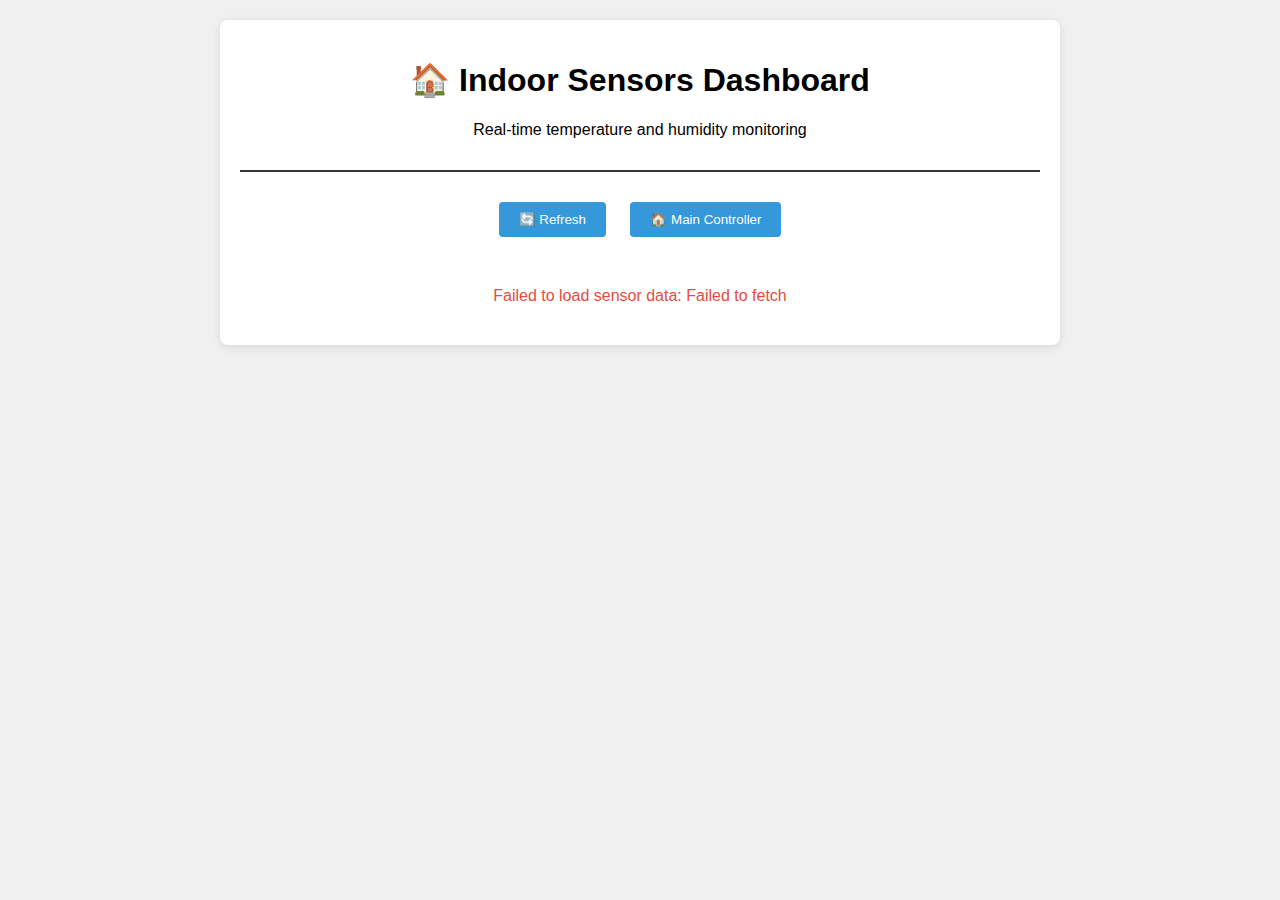
<file: indoor_sensors_dashboard.html>
<!DOCTYPE html>
<html>
<head>
    <title>Indoor Sensors Dashboard</title>
    <meta name="viewport" content="width=device-width, initial-scale=1">
    <style>
        body { 
            font-family: Arial, sans-serif; 
            margin: 20px; 
            background-color: #f0f0f0; 
        }
        .container { 
            max-width: 800px; 
            margin: 0 auto; 
            background: white; 
            padding: 20px; 
            border-radius: 8px; 
            box-shadow: 0 2px 10px rgba(0,0,0,0.1); 
        }
        .header { 
            text-align: center; 
            border-bottom: 2px solid #333; 
            padding-bottom: 15px; 
            margin-bottom: 20px; 
        }
        .stats { 
            display: flex; 
            justify-content: space-around; 
            margin-bottom: 30px; 
            flex-wrap: wrap; 
        }
        .stat-card { 
            background: linear-gradient(135deg, #667eea 0%, #764ba2 100%); 
            color: white; 
            padding: 20px; 
            border-radius: 8px; 
            text-align: center; 
            min-width: 150px; 
            margin: 10px; 
        }
        .stat-number { 
            font-size: 2em; 
            font-weight: bold; 
            margin-bottom: 5px; 
        }
        .stat-label { 
            font-size: 0.9em; 
            opacity: 0.9; 
        }
        .sensor-grid { 
            display: grid; 
            grid-template-columns: repeat(auto-fit, minmax(250px, 1fr)); 
            gap: 20px; 
            margin-bottom: 20px; 
        }
        .sensor-card { 
            border: 1px solid #ddd; 
            border-radius: 8px; 
            padding: 15px; 
            background: linear-gradient(135deg, #f5f7fa 0%, #c3cfe2 100%); 
        }
        .sensor-card.offline { 
            opacity: 0.6; 
            background: linear-gradient(135deg, #ffefef 0%, #ffc3c3 100%); 
        }
        .sensor-name { 
            font-weight: bold; 
            font-size: 1.1em; 
            margin-bottom: 10px; 
            color: #333; 
        }
        .sensor-data { 
            display: flex; 
            justify-content: space-between; 
            margin-bottom: 8px; 
        }
        .sensor-value { 
            font-size: 1.4em; 
            font-weight: bold; 
        }
        .temp { color: #e74c3c; }
        .humidity { color: #3498db; }
        .last-update { 
            font-size: 0.85em; 
            color: #666; 
            margin-top: 10px; 
        }
        .remove-btn { 
            background: #e74c3c; 
            color: white; 
            border: none; 
            padding: 5px 10px; 
            border-radius: 4px; 
            cursor: pointer; 
            float: right; 
            margin-top: -5px; 
        }
        .remove-btn:hover { 
            background: #c0392b; 
        }
        .error { 
            color: #e74c3c; 
            text-align: center; 
            padding: 20px; 
        }
        .refresh-btn { 
            background: #3498db; 
            color: white; 
            border: none; 
            padding: 10px 20px; 
            border-radius: 4px; 
            cursor: pointer; 
            margin: 10px; 
        }
        .refresh-btn:hover { 
            background: #2980b9; 
        }
        .controls { 
            text-align: center; 
            margin-bottom: 20px; 
        }
    </style>
</head>
<body>
    <div class="container">
        <div class="header">
            <h1>🏠 Indoor Sensors Dashboard</h1>
            <p>Real-time temperature and humidity monitoring</p>
        </div>
        
        <div class="controls">
            <button class="refresh-btn" onclick="loadSensorData()">🔄 Refresh</button>
            <button class="refresh-btn" onclick="location.href='/'">🏠 Main Controller</button>
        </div>
        
        <div class="stats" id="stats">
            <!-- Stats will be populated by JavaScript -->
        </div>
        
        <div id="sensor-container">
            <div class="sensor-grid" id="sensor-grid">
                <!-- Sensor cards will be populated by JavaScript -->
            </div>
        </div>
        
        <div id="error-container" class="error" style="display: none;">
            <!-- Error messages will appear here -->
        </div>
    </div>

    <script>
        // Get controller IP from URL or use default
        const controllerIP = window.location.hostname || '192.168.1.100';
        const apiBase = `http://${controllerIP}`;
        
        async function loadSensorData() {
            try {
                const response = await fetch(`${apiBase}/indoor_sensors`);
                
                if (!response.ok) {
                    throw new Error(`HTTP ${response.status}: ${response.statusText}`);
                }
                
                const data = await response.json();
                updateStats(data);
                updateSensorGrid(data.sensors);
                hideError();
                
            } catch (error) {
                console.error('Error loading sensor data:', error);
                showError(`Failed to load sensor data: ${error.message}`);
            }
        }
        
        function updateStats(data) {
            const statsContainer = document.getElementById('stats');
            
            statsContainer.innerHTML = `
                <div class="stat-card">
                    <div class="stat-number">${data.count}</div>
                    <div class="stat-label">Active Sensors</div>
                </div>
                <div class="stat-card">
                    <div class="stat-number">${data.averageTemperature || '--'}</div>
                    <div class="stat-label">Avg Temperature (°F)</div>
                </div>
                <div class="stat-card">
                    <div class="stat-number">${data.averageHumidity || '--'}</div>
                    <div class="stat-label">Avg Humidity (%)</div>
                </div>
            `;
        }
        
        function updateSensorGrid(sensors) {
            const gridContainer = document.getElementById('sensor-grid');
            
            if (!sensors || sensors.length === 0) {
                gridContainer.innerHTML = `
                    <div class="error">
                        <h3>No sensors found</h3>
                        <p>No indoor sensors are currently reporting data.</p>
                        <p>Check your sensor devices and network connectivity.</p>
                    </div>
                `;
                return;
            }
            
            gridContainer.innerHTML = sensors.map(sensor => {
                const isOffline = sensor.secondsSinceUpdate > 300; // 5 minutes
                const lastUpdateText = formatLastUpdate(sensor.secondsSinceUpdate);
                
                return `
                    <div class="sensor-card ${isOffline ? 'offline' : ''}">
                        <button class="remove-btn" onclick="removeSensor('${sensor.sensorId}')" 
                                title="Remove this sensor">×</button>
                        <div class="sensor-name">${sensor.name}</div>
                        <div class="sensor-data">
                            <span>Temperature:</span>
                            <span class="sensor-value temp">${sensor.temperature}°F</span>
                        </div>
                        <div class="sensor-data">
                            <span>Humidity:</span>
                            <span class="sensor-value humidity">${sensor.humidity}%</span>
                        </div>
                        <div class="sensor-data">
                            <span>IP Address:</span>
                            <span>${sensor.ipAddress}</span>
                        </div>
                        <div class="last-update">
                            ${isOffline ? '⚠️ OFFLINE - ' : ''}Last update: ${lastUpdateText}
                        </div>
                    </div>
                `;
            }).join('');
        }
        
        function formatLastUpdate(seconds) {
            if (seconds < 60) {
                return `${seconds} seconds ago`;
            } else if (seconds < 3600) {
                return `${Math.floor(seconds / 60)} minutes ago`;
            } else {
                return `${Math.floor(seconds / 3600)} hours ago`;
            }
        }
        
        async function removeSensor(sensorId) {
            if (!confirm(`Remove sensor ${sensorId}?`)) {
                return;
            }
            
            try {
                const response = await fetch(`${apiBase}/indoor_sensors/${sensorId}`, {
                    method: 'DELETE'
                });
                
                if (response.ok) {
                    alert('Sensor removed successfully');
                    loadSensorData(); // Refresh the display
                } else {
                    const errorText = await response.text();
                    alert(`Failed to remove sensor: ${errorText}`);
                }
            } catch (error) {
                alert(`Error removing sensor: ${error.message}`);
            }
        }
        
        function showError(message) {
            const errorContainer = document.getElementById('error-container');
            errorContainer.textContent = message;
            errorContainer.style.display = 'block';
            document.getElementById('sensor-container').style.display = 'none';
            document.getElementById('stats').style.display = 'none';
        }
        
        function hideError() {
            document.getElementById('error-container').style.display = 'none';
            document.getElementById('sensor-container').style.display = 'block';
            document.getElementById('stats').style.display = 'flex';
        }
        
        // Load data when page loads
        document.addEventListener('DOMContentLoaded', loadSensorData);
        
        // Auto-refresh every 30 seconds
        setInterval(loadSensorData, 30000);
    </script>
</body>
</html>
</file>
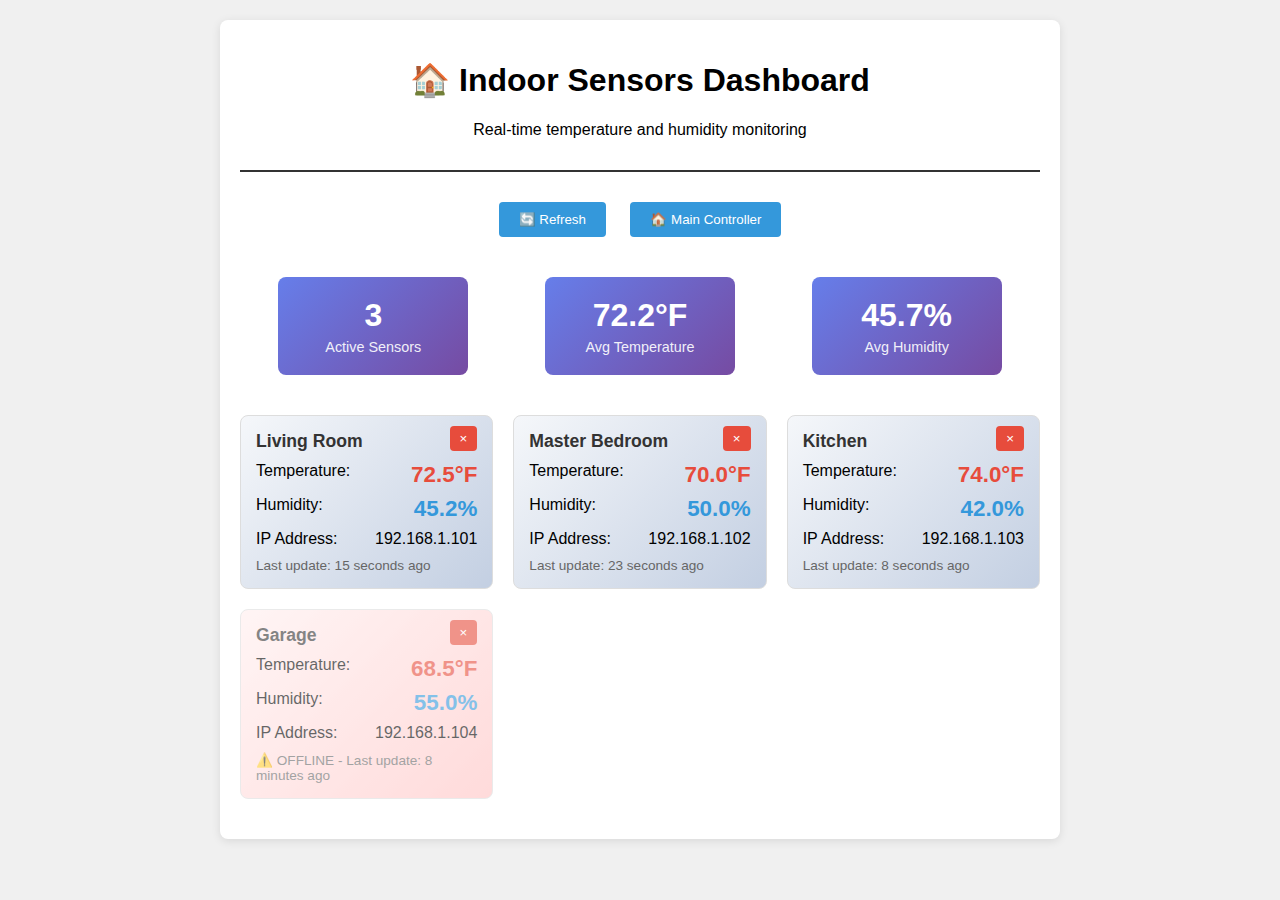
<file: preview_dashboard.html>
<!DOCTYPE html>
<html>
<head>
    <title>Indoor Sensors Dashboard - Preview</title>
    <meta name="viewport" content="width=device-width, initial-scale=1">
    <style>
        body { 
            font-family: Arial, sans-serif; 
            margin: 20px; 
            background-color: #f0f0f0; 
        }
        .container { 
            max-width: 800px; 
            margin: 0 auto; 
            background: white; 
            padding: 20px; 
            border-radius: 8px; 
            box-shadow: 0 2px 10px rgba(0,0,0,0.1); 
        }
        .header { 
            text-align: center; 
            border-bottom: 2px solid #333; 
            padding-bottom: 15px; 
            margin-bottom: 20px; 
        }
        .stats { 
            display: flex; 
            justify-content: space-around; 
            margin-bottom: 30px; 
            flex-wrap: wrap; 
        }
        .stat-card { 
            background: linear-gradient(135deg, #667eea 0%, #764ba2 100%); 
            color: white; 
            padding: 20px; 
            border-radius: 8px; 
            text-align: center; 
            min-width: 150px; 
            margin: 10px; 
        }
        .stat-number { 
            font-size: 2em; 
            font-weight: bold; 
            margin-bottom: 5px; 
        }
        .stat-label { 
            font-size: 0.9em; 
            opacity: 0.9; 
        }
        .sensor-grid { 
            display: grid; 
            grid-template-columns: repeat(auto-fit, minmax(250px, 1fr)); 
            gap: 20px; 
            margin-bottom: 20px; 
        }
        .sensor-card { 
            border: 1px solid #ddd; 
            border-radius: 8px; 
            padding: 15px; 
            background: linear-gradient(135deg, #f5f7fa 0%, #c3cfe2 100%); 
        }
        .sensor-card.offline { 
            opacity: 0.6; 
            background: linear-gradient(135deg, #ffefef 0%, #ffc3c3 100%); 
        }
        .sensor-name { 
            font-weight: bold; 
            font-size: 1.1em; 
            margin-bottom: 10px; 
            color: #333; 
        }
        .sensor-data { 
            display: flex; 
            justify-content: space-between; 
            margin-bottom: 8px; 
        }
        .sensor-value { 
            font-size: 1.4em; 
            font-weight: bold; 
        }
        .temp { color: #e74c3c; }
        .humidity { color: #3498db; }
        .last-update { 
            font-size: 0.85em; 
            color: #666; 
            margin-top: 10px; 
        }
        .remove-btn { 
            background: #e74c3c; 
            color: white; 
            border: none; 
            padding: 5px 10px; 
            border-radius: 4px; 
            cursor: pointer; 
            float: right; 
            margin-top: -5px; 
        }
        .remove-btn:hover { 
            background: #c0392b; 
        }
        .refresh-btn { 
            background: #3498db; 
            color: white; 
            border: none; 
            padding: 10px 20px; 
            border-radius: 4px; 
            cursor: pointer; 
            margin: 10px; 
        }
        .refresh-btn:hover { 
            background: #2980b9; 
        }
        .controls { 
            text-align: center; 
            margin-bottom: 20px; 
        }
    </style>
</head>
<body>
    <div class="container">
        <div class="header">
            <h1>🏠 Indoor Sensors Dashboard</h1>
            <p>Real-time temperature and humidity monitoring</p>
        </div>
        
        <div class="controls">
            <button class="refresh-btn">🔄 Refresh</button>
            <button class="refresh-btn">🏠 Main Controller</button>
        </div>
        
        <div class="stats">
            <div class="stat-card">
                <div class="stat-number">3</div>
                <div class="stat-label">Active Sensors</div>
            </div>
            <div class="stat-card">
                <div class="stat-number">72.2°F</div>
                <div class="stat-label">Avg Temperature</div>
            </div>
            <div class="stat-card">
                <div class="stat-number">45.7%</div>
                <div class="stat-label">Avg Humidity</div>
            </div>
        </div>
        
        <div class="sensor-grid">
            <div class="sensor-card">
                <button class="remove-btn">×</button>
                <div class="sensor-name">Living Room</div>
                <div class="sensor-data">
                    <span>Temperature:</span>
                    <span class="sensor-value temp">72.5°F</span>
                </div>
                <div class="sensor-data">
                    <span>Humidity:</span>
                    <span class="sensor-value humidity">45.2%</span>
                </div>
                <div class="sensor-data">
                    <span>IP Address:</span>
                    <span>192.168.1.101</span>
                </div>
                <div class="last-update">
                    Last update: 15 seconds ago
                </div>
            </div>
            
            <div class="sensor-card">
                <button class="remove-btn">×</button>
                <div class="sensor-name">Master Bedroom</div>
                <div class="sensor-data">
                    <span>Temperature:</span>
                    <span class="sensor-value temp">70.0°F</span>
                </div>
                <div class="sensor-data">
                    <span>Humidity:</span>
                    <span class="sensor-value humidity">50.0%</span>
                </div>
                <div class="sensor-data">
                    <span>IP Address:</span>
                    <span>192.168.1.102</span>
                </div>
                <div class="last-update">
                    Last update: 23 seconds ago
                </div>
            </div>
            
            <div class="sensor-card">
                <button class="remove-btn">×</button>
                <div class="sensor-name">Kitchen</div>
                <div class="sensor-data">
                    <span>Temperature:</span>
                    <span class="sensor-value temp">74.0°F</span>
                </div>
                <div class="sensor-data">
                    <span>Humidity:</span>
                    <span class="sensor-value humidity">42.0%</span>
                </div>
                <div class="sensor-data">
                    <span>IP Address:</span>
                    <span>192.168.1.103</span>
                </div>
                <div class="last-update">
                    Last update: 8 seconds ago
                </div>
            </div>
            
            <div class="sensor-card offline">
                <button class="remove-btn">×</button>
                <div class="sensor-name">Garage</div>
                <div class="sensor-data">
                    <span>Temperature:</span>
                    <span class="sensor-value temp">68.5°F</span>
                </div>
                <div class="sensor-data">
                    <span>Humidity:</span>
                    <span class="sensor-value humidity">55.0%</span>
                </div>
                <div class="sensor-data">
                    <span>IP Address:</span>
                    <span>192.168.1.104</span>
                </div>
                <div class="last-update">
                    ⚠️ OFFLINE - Last update: 8 minutes ago
                </div>
            </div>
        </div>
    </div>
</body>
</html>
</file>
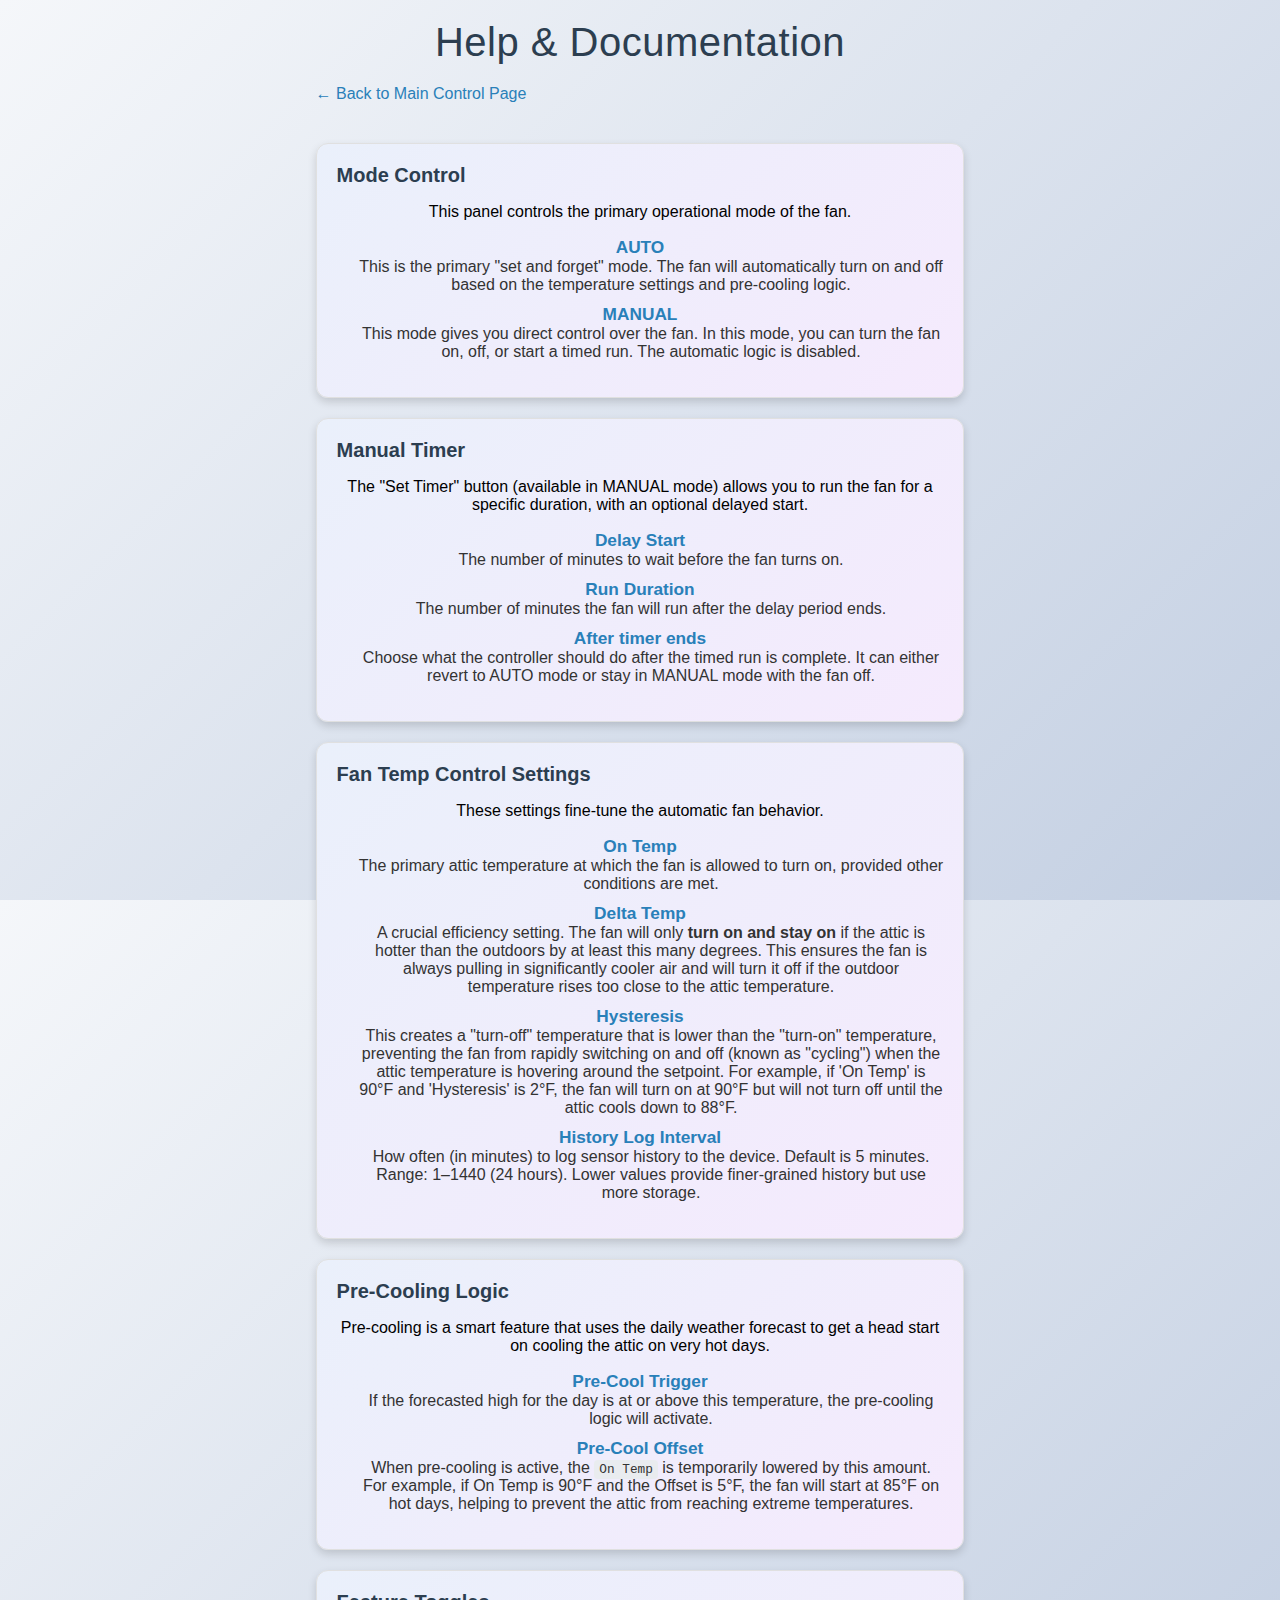
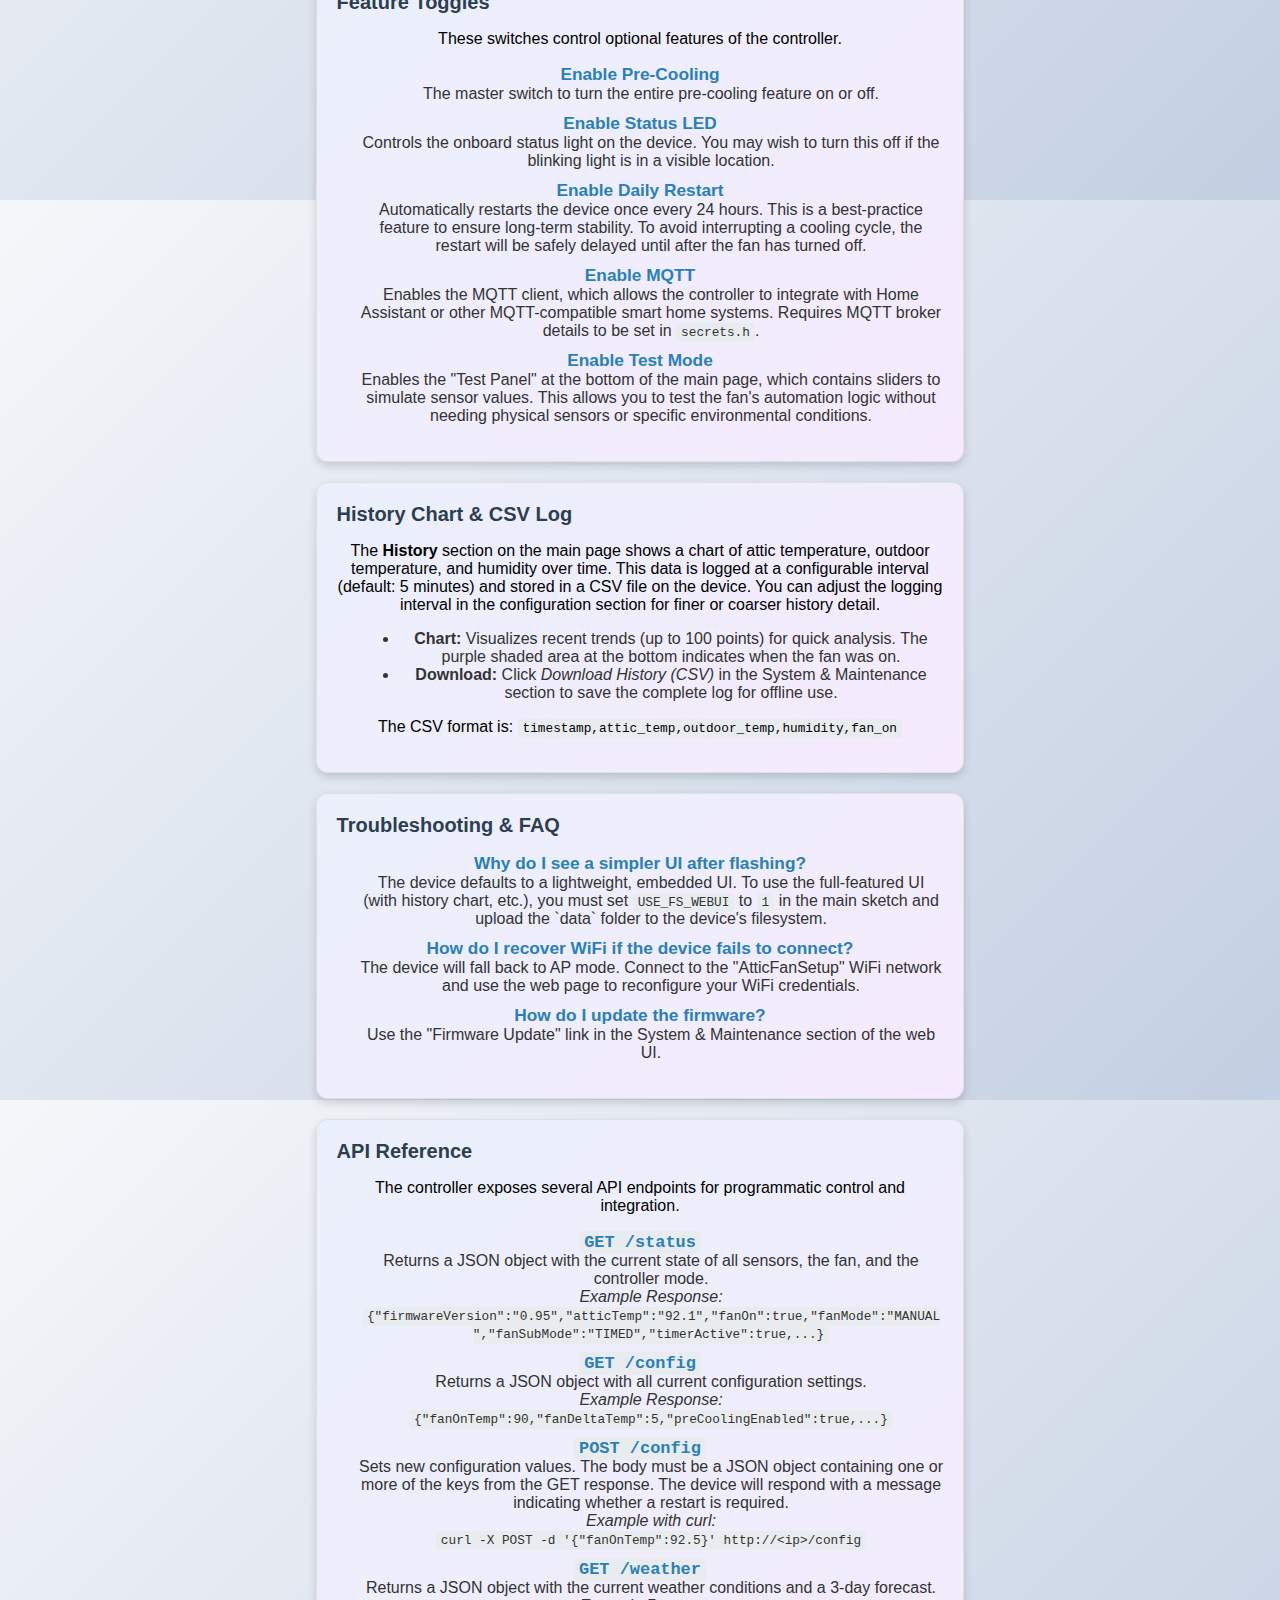
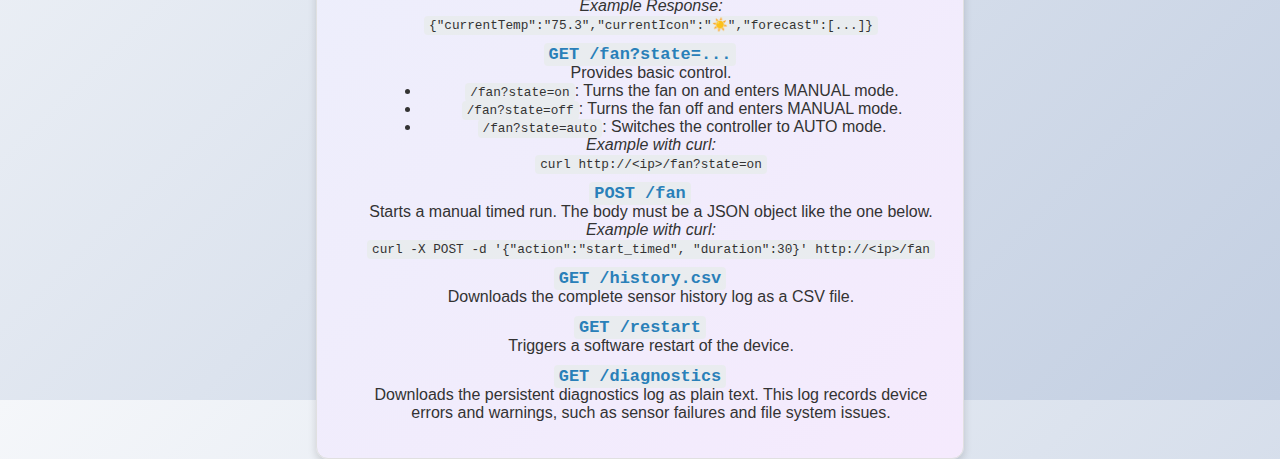
<file: data/help.html>
<!DOCTYPE html>
<html>
<head>
  <title>Attic Fan - Help</title>
  <meta charset="UTF-8">
  <meta name="viewport" content="width=device-width, initial-scale=1">
  <link rel="stylesheet" href="atticfan.css">
  <link rel="icon" type="image/png" href="favicon.png">
  <link rel="icon" href="favicon.ico">
</head>
<body>
  <div class="page-container">
    <h1>Help &amp; Documentation</h1>
    <a href="/" class="back-link">&larr; Back to Main Control Page</a>

    <div class="content-section help-section" id="mode-control">
      <h2>Mode Control</h2>
      <p>This panel controls the primary operational mode of the fan.</p>
      <dl>
        <dt>AUTO</dt>
        <dd>This is the primary "set and forget" mode. The fan will automatically turn on and off based on the temperature settings and pre-cooling logic.</dd>
        <dt>MANUAL</dt>
        <dd>This mode gives you direct control over the fan. In this mode, you can turn the fan on, off, or start a timed run. The automatic logic is disabled.</dd>
      </dl>
    </div>

    <div class="content-section help-section" id="manual-timer">
      <h2>Manual Timer</h2>
      <p>The "Set Timer" button (available in MANUAL mode) allows you to run the fan for a specific duration, with an optional delayed start.</p>
      <dl>
        <dt>Delay Start</dt>
        <dd>The number of minutes to wait before the fan turns on.</dd>
        <dt>Run Duration</dt>
        <dd>The number of minutes the fan will run after the delay period ends.</dd>
        <dt>After timer ends</dt>
        <dd>Choose what the controller should do after the timed run is complete. It can either revert to AUTO mode or stay in MANUAL mode with the fan off.</dd>
      </dl>
    </div>

    <div class="content-section help-section" id="temp-settings">
      <h2>Fan Temp Control Settings</h2>
      <p>These settings fine-tune the automatic fan behavior.</p>
      <dl>
        <dt>On Temp</dt>
        <dd>The primary attic temperature at which the fan is allowed to turn on, provided other conditions are met.</dd>
        <dt>Delta Temp</dt>
        <dd>A crucial efficiency setting. The fan will only <strong>turn on and stay on</strong> if the attic is hotter than the outdoors by at least this many degrees. This ensures the fan is always pulling in significantly cooler air and will turn it off if the outdoor temperature rises too close to the attic temperature.</dd>
        <dt>Hysteresis</dt>
        <dd>This creates a "turn-off" temperature that is lower than the "turn-on" temperature, preventing the fan from rapidly switching on and off (known as "cycling") when the attic temperature is hovering around the setpoint. For example, if 'On Temp' is 90°F and 'Hysteresis' is 2°F, the fan will turn on at 90°F but will not turn off until the attic cools down to 88°F.</dd>
        <dt>History Log Interval</dt>
        <dd>How often (in minutes) to log sensor history to the device. Default is 5 minutes. Range: 1–1440 (24 hours). Lower values provide finer-grained history but use more storage.</dd>
      </dl>
    </div>

    <div class="content-section help-section" id="pre-cooling">
      <h2>Pre-Cooling Logic</h2>
      <p>Pre-cooling is a smart feature that uses the daily weather forecast to get a head start on cooling the attic on very hot days.</p>
      <dl>
        <dt>Pre-Cool Trigger</dt>
        <dd>If the forecasted high for the day is at or above this temperature, the pre-cooling logic will activate.</dd>
        <dt>Pre-Cool Offset</dt>
        <dd>When pre-cooling is active, the <code>On Temp</code> is temporarily lowered by this amount. For example, if On Temp is 90°F and the Offset is 5°F, the fan will start at 85°F on hot days, helping to prevent the attic from reaching extreme temperatures.</dd>
      </dl>
    </div>

    <div class="content-section help-section" id="feature-toggles">
      <h2>Feature Toggles</h2>
      <p>These switches control optional features of the controller.</p>
      <dl>
        <dt>Enable Pre-Cooling</dt>
        <dd>The master switch to turn the entire pre-cooling feature on or off.</dd>
        <dt>Enable Status LED</dt>
        <dd>Controls the onboard status light on the device. You may wish to turn this off if the blinking light is in a visible location.</dd>
        <dt>Enable Daily Restart</dt>
        <dd>Automatically restarts the device once every 24 hours. This is a best-practice feature to ensure long-term stability. To avoid interrupting a cooling cycle, the restart will be safely delayed until after the fan has turned off.</dd>
        <dt>Enable MQTT</dt>
        <dd>Enables the MQTT client, which allows the controller to integrate with Home Assistant or other MQTT-compatible smart home systems. Requires MQTT broker details to be set in <code>secrets.h</code>.</dd>
        <dt>Enable Test Mode</dt>
        <dd>Enables the "Test Panel" at the bottom of the main page, which contains sliders to simulate sensor values. This allows you to test the fan's automation logic without needing physical sensors or specific environmental conditions.</dd>
      </dl>
    </div>

    <div class="content-section help-section" id="history">
      <h2>History Chart &amp; CSV Log</h2>
      <p>The <strong>History</strong> section on the main page shows a chart of attic temperature, outdoor temperature, and humidity over time. This data is logged at a configurable interval (default: 5 minutes) and stored in a CSV file on the device. You can adjust the logging interval in the configuration section for finer or coarser history detail.</p>
      <ul>
        <li><strong>Chart:</strong> Visualizes recent trends (up to 100 points) for quick analysis. The purple shaded area at the bottom indicates when the fan was on.</li>
        <li><strong>Download:</strong> Click <em>Download History (CSV)</em> in the System &amp; Maintenance section to save the complete log for offline use.</li>
      </ul>
      <p>The CSV format is: <code>timestamp,attic_temp,outdoor_temp,humidity,fan_on</code></p>
    </div>

    <div class="content-section help-section" id="troubleshooting">
      <h2>Troubleshooting &amp; FAQ</h2>
      <dl>
        <dt>Why do I see a simpler UI after flashing?</dt>
        <dd>The device defaults to a lightweight, embedded UI. To use the full-featured UI (with history chart, etc.), you must set <code>USE_FS_WEBUI</code> to <code>1</code> in the main sketch and upload the `data` folder to the device's filesystem.</dd>
        <dt>How do I recover WiFi if the device fails to connect?</dt>
        <dd>The device will fall back to AP mode. Connect to the "AtticFanSetup" WiFi network and use the web page to reconfigure your WiFi credentials.</dd>
        <dt>How do I update the firmware?</dt>
        <dd>Use the "Firmware Update" link in the System &amp; Maintenance section of the web UI.</dd>
      </dl>
    </div>

    <div class="content-section help-section" id="api-reference">
      <h2>API Reference</h2>
      <p>The controller exposes several API endpoints for programmatic control and integration.</p>
      <dl>
        <dt><code>GET /status</code></dt>
        <dd>Returns a JSON object with the current state of all sensors, the fan, and the controller mode. <br><i>Example Response:</i><br><code>{"firmwareVersion":"0.95","atticTemp":"92.1","fanOn":true,"fanMode":"MANUAL","fanSubMode":"TIMED","timerActive":true,...}</code></dd>

        <dt><code>GET /config</code></dt>
        <dd>Returns a JSON object with all current configuration settings.<br><i>Example Response:</i><br><code>{"fanOnTemp":90,"fanDeltaTemp":5,"preCoolingEnabled":true,...}</code></dd>

        <dt><code>POST /config</code></dt>
        <dd>Sets new configuration values. The body must be a JSON object containing one or more of the keys from the GET response. The device will respond with a message indicating whether a restart is required.<br><i>Example with curl:</i><br><code>curl -X POST -d '{"fanOnTemp":92.5}' http://&lt;ip&gt;/config</code></dd>

        <dt><code>GET /weather</code></dt>
        <dd>Returns a JSON object with the current weather conditions and a 3-day forecast.<br><i>Example Response:</i><br><code>{"currentTemp":"75.3","currentIcon":"☀️","forecast":[...]}</code></dd>

        <dt><code>GET /fan?state=...</code></dt>
        <dd>Provides basic control.
          <ul>
            <li><code>/fan?state=on</code>: Turns the fan on and enters MANUAL mode.</li>
            <li><code>/fan?state=off</code>: Turns the fan off and enters MANUAL mode.</li>
            <li><code>/fan?state=auto</code>: Switches the controller to AUTO mode.</li>
          </ul>
          <i>Example with curl:</i><br><code>curl http://&lt;ip&gt;/fan?state=on</code>
        </dd>

        <dt><code>POST /fan</code></dt>
        <dd>Starts a manual timed run. The body must be a JSON object like the one below.<br><i>Example with curl:</i><br><code>curl -X POST -d '{"action":"start_timed", "duration":30}' http://&lt;ip&gt;/fan</code></dd>
        <dt><code>GET /history.csv</code></dt>
        <dd>Downloads the complete sensor history log as a CSV file.</dd>
        <dt><code>GET /restart</code></dt>
        <dd>Triggers a software restart of the device.</dd>
        <dt><code>GET /diagnostics</code></dt>
        <dd>Downloads the persistent diagnostics log as plain text. This log records device errors and warnings, such as sensor failures and file system issues.</dd>
      </dl>
    </div>
  </div>
</body>
</html>
</file>
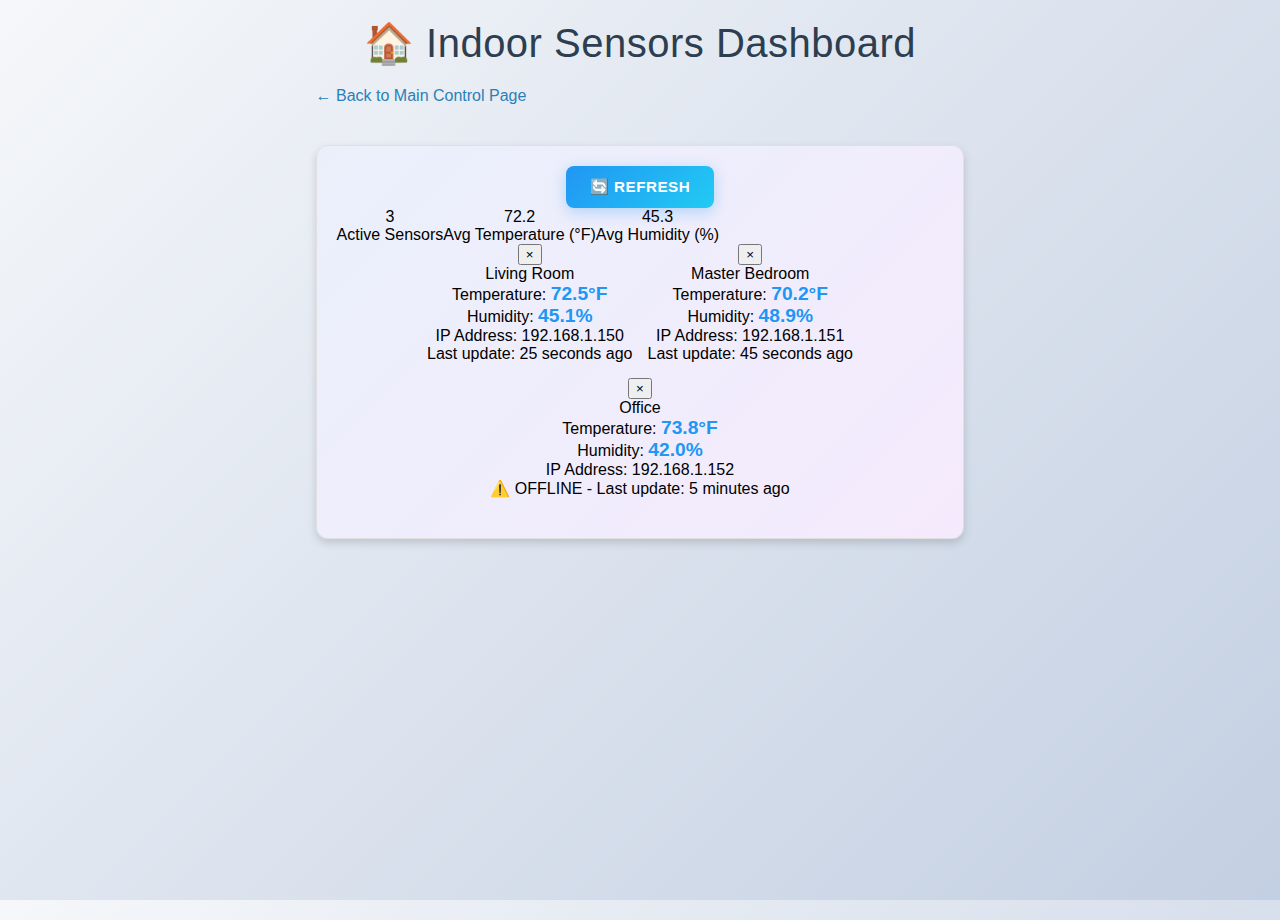
<file: data/indoor_sensors_dashboard.html>
<!DOCTYPE html>
<html>
<head>
    <title>Indoor Sensors Dashboard</title>
    <meta charset="UTF-8">
    <meta name="viewport" content="width=device-width, initial-scale=1">
    <link rel="stylesheet" href="atticfan.css">
    <link rel="icon" type="image/png" href="favicon.png">
    <link rel="icon" href="favicon.ico">
</head>
<body>
    <div class="page-container">
        <h1>🏠 Indoor Sensors Dashboard</h1>
        <a href="/" class="back-link">&larr; Back to Main Control Page</a>
        <section class="content-section">
            <div class="dashboard-controls">
                <button class="section-save-btn" onclick="loadSensorData()">🔄 Refresh</button>
            </div>
            
            <div class="stats" id="stats">
                <!-- Stats will be populated by JavaScript -->
            </div>
            
            <div id="sensor-container">
                <div class="sensor-grid" id="sensor-grid">
                    <!-- Sensor cards will be populated by JavaScript -->
                </div>
            </div>
        </section>
        
        <div id="error-container" class="error-message" style="display: none;">
            <!-- Error messages will appear here -->
        </div>
    </div>
    <script>
        // Get controller IP from URL or use default
        const controllerIP = window.location.hostname || '192.168.1.100';
        const apiBase = `http://${controllerIP}`;
        
        // --- Mock data for local development ---
        const MOCK_SENSORS = {
            "sensors": [
                { "sensorId": "living_room_01", "name": "Living Room", "temperature": "72.5", "humidity": "45.1", "ipAddress": "192.168.1.150", "secondsSinceUpdate": 25 },
                { "sensorId": "bedroom_01", "name": "Master Bedroom", "temperature": "70.2", "humidity": "48.9", "ipAddress": "192.168.1.151", "secondsSinceUpdate": 45 },
                { "sensorId": "office_01", "name": "Office", "temperature": "73.8", "humidity": "42.0", "ipAddress": "192.168.1.152", "secondsSinceUpdate": 310 }
            ],
            "count": 3,
            "averageTemperature": "72.2",
            "averageHumidity": "45.3"
        };

        // Check if we are running locally (e.g., from file:// or localhost)
        const isLocal = !window.location.hostname || window.location.hostname === 'localhost' || window.location.hostname === '127.0.0.1';

        if (isLocal) {
            console.log("Running in local mode, using mock data.");
        }
        // ------------------------------------

        async function loadSensorData() {
            if (isLocal) {
                // Simulate a small delay to mimic a network request for a realistic test
                setTimeout(() => {
                    console.log("Using mock data to render page.");
                    updateStats(MOCK_SENSORS);
                    updateSensorGrid(MOCK_SENSORS.sensors);
                    hideError();
                }, 200);
                return; // Stop here for local mode
            }

            try {
                const response = await fetch(`${apiBase}/indoor_sensors`);
                
                if (!response.ok) {
                    throw new Error(`HTTP ${response.status}: ${response.statusText}`);
                }
                
                const data = await response.json();
                updateStats(data);
                updateSensorGrid(data.sensors);
                hideError();
                
            } catch (error) {
                console.error('Error loading sensor data:', error);
                showError(`Failed to load sensor data: ${error.message}`);
            }
        }
        
        function updateStats(data) {
            const statsContainer = document.getElementById('stats');
            
            statsContainer.innerHTML = `
                <div class="stat-card">
                    <div class="stat-number">${data.count}</div>
                    <div class="stat-label">Active Sensors</div>
                </div>
                <div class="stat-card">
                    <div class="stat-number">${data.averageTemperature || '--'}</div>
                    <div class="stat-label">Avg Temperature (°F)</div>
                </div>
                <div class="stat-card">
                    <div class="stat-number">${data.averageHumidity || '--'}</div>
                    <div class="stat-label">Avg Humidity (%)</div>
                </div>
            `;
        }
        
        function updateSensorGrid(sensors) {
            const gridContainer = document.getElementById('sensor-grid');
            
            if (!sensors || sensors.length === 0) {
                gridContainer.innerHTML = `
                    <div class="error-message">
                        <h3>No sensors found</h3>
                        <p>No indoor sensors are currently reporting data.</p>
                        <p>Check your sensor devices and network connectivity.</p>
                    </div>
                `;
                return;
            }
            
            gridContainer.innerHTML = sensors.map(sensor => {
                const isOffline = sensor.secondsSinceUpdate > 300; // 5 minutes
                const lastUpdateText = formatLastUpdate(sensor.secondsSinceUpdate);
                
                return `
                    <div class="sensor-card ${isOffline ? 'offline' : ''}">
                        <button class="remove-btn" onclick="removeSensor('${sensor.sensorId}')" 
                                title="Remove this sensor">&times;</button>
                        <div class="sensor-name">${sensor.name}</div>
                        <div class="sensor-data">
                            <span>Temperature:</span>
                            <span class="sensor-value temp">${sensor.temperature}&deg;F</span>
                        </div>
                        <div class="sensor-data">
                            <span>Humidity:</span>
                            <span class="sensor-value humidity">${sensor.humidity}%</span>
                        </div>
                        <div class="sensor-data">
                            <span>IP Address:</span>
                            <span>${sensor.ipAddress}</span>
                        </div>
                        <div class="last-update">
                            ${isOffline ? '⚠️ OFFLINE - ' : ''}Last update: ${lastUpdateText}
                        </div>
                    </div>
                `;
            }).join('');
        }
        
        function formatLastUpdate(seconds) {
            if (seconds < 60) {
                return `${seconds} seconds ago`;
            } else if (seconds < 3600) {
                return `${Math.floor(seconds / 60)} minutes ago`;
            } else {
                return `${Math.floor(seconds / 3600)} hours ago`;
            }
        }
        
        async function removeSensor(sensorId) {
            if (!confirm(`Remove sensor ${sensorId}?`)) {
                return;
            }
            
            if (isLocal) {
                alert(`(Mock Mode) Sensor "${sensorId}" would be removed.`);
                // For a better local test, remove the sensor from the mock data and re-render
                MOCK_SENSORS.sensors = MOCK_SENSORS.sensors.filter(s => s.sensorId !== sensorId);
                MOCK_SENSORS.count = MOCK_SENSORS.sensors.length;
                // Recalculate averages or just clear them for simplicity in mock mode
                MOCK_SENSORS.averageTemperature = null;
                MOCK_SENSORS.averageHumidity = null;
                loadSensorData();
                return;
            }
            
            try {
                const response = await fetch(`${apiBase}/indoor_sensors/${sensorId}`, {
                    method: 'DELETE'
                });
                
                if (response.ok) {
                    alert('Sensor removed successfully');
                    loadSensorData(); // Refresh the display
                } else {
                    const errorText = await response.text();
                    alert(`Failed to remove sensor: ${errorText}`);
                }
            } catch (error) {
                alert(`Error removing sensor: ${error.message}`);
            }
        }
        
        function showError(message) {
            const errorContainer = document.getElementById('error-container');
            errorContainer.textContent = message;
            errorContainer.style.display = 'block';
            document.getElementById('sensor-container').style.display = 'none';
            document.getElementById('stats').style.display = 'none';
        }
        
        function hideError() {
            document.getElementById('error-container').style.display = 'none';
            document.getElementById('sensor-container').style.display = 'block';
            document.getElementById('stats').style.display = 'flex';
        }
        
        // Load data when page loads
        document.addEventListener('DOMContentLoaded', loadSensorData);
        
        // Auto-refresh every 30 seconds
        setInterval(loadSensorData, 30000);
    </script>
</body>
</html>
</file>
<file: data/atticfan.css>
/* Add vertical spacing between ON/OFF and SET TIMER buttons in Mode Control */
#mode-control-box > div:last-child button + button + button {
  margin-top: 0.75rem;
}
/* Danger row for System & Maintenance section */
.danger-row {
  display: flex;
  flex-direction: row;
  gap: 1rem;
  margin-top: 1rem;
  margin-bottom: 0.5rem;
  justify-content: center;
}
.danger-row .btn-danger {
  min-width: 160px;
}
/* Style for help-link (the (?), shown as superscript) */
.help-link {
  font-size: 0.7em;
  vertical-align: super;
  text-decoration: none;
  margin-left: 2px;
  color: #2980b9;
  cursor: pointer;
  transition: color 0.2s;
}
.help-link:hover, .help-link:focus {
  color: #e67e22;
  text-decoration: underline;
}
:root{
  --primary-blue:#2196F3;--primary-blue-dark:#1976D2;--primary-teal:#21CBF3;
  --danger-red:#dc3545;--success-green:#28a745;--warning-orange:#fd7e14;
  --text-muted:#6c757d;--border-light:#e0e0e0;--bg-card:#fff;
  --shadow-sm:0 2px 4px rgba(0,0,0,.1);--shadow-md:0 4px 8px rgba(0,0,0,.15)
}
*{box-sizing:border-box}
html,body{height:100%}
body {
  font-family: -apple-system, BlinkMacSystemFont, 'Segoe UI', Roboto, sans-serif;
  margin: 0 auto;
  background: linear-gradient(135deg, #f5f7fa 0%, #c3cfe2 100%);
  max-width: 900px;
  padding: 0 16px;
  min-height: 100vh;
}

/* ---------- Headings ---------- */
h1{margin:20px 0;color:#2c3e50;font-weight:300;font-size:clamp(1.5rem,4vw,2.5rem);text-align:center}
h2 {
  margin: 18px 0 12px;
  color: #2c3e50;
  font-weight: 600;
  font-size: 1.3rem;
  text-align: center;
}

/* ---------- Layout ---------- */
.page-container{
  max-width: 700px;
  margin: 0 auto;
  padding: 0 2vw;
  width: 100%;
}

/* Optional utility container for future use */
.container {
  max-width: 700px;
  margin: 0 auto;
  padding: 0 2vw;
  width: 100%;
}
.top-layout-grid{display:grid;grid-template-columns:250px minmax(0, 1fr);gap:20px;margin-bottom:20px;align-items:stretch}
.sensor-column{display:flex;flex-direction:column;gap:20px;justify-content:space-between}
.control-column{display:flex}

/* fill the right column card */
#mode-control-box{background:linear-gradient(135deg,#667eea 0%,#764ba2 100%);color:#fff;border-radius:16px;padding:24px 28px;margin:0;width:100%;display:flex;flex-direction:column;justify-content:center;box-shadow:0 8px 25px rgba(102,126,234,.3);border:1px solid rgba(255,255,255,.25);text-align:center}
#mode-control-box h3{color:#fff;margin:0 0 20px}

/* ---------- Cards & Sections ---------- */
.content-section{
  margin: 20px auto;
  padding: 20px;
  background: linear-gradient(135deg, #eaf0fb 0%, #f5eafd 100%);
  border-radius: 12px;
  box-shadow: var(--shadow-md);
  border: 1px solid var(--border-light);
  text-align: center;
}

/* Help page specific tweaks */
.help-section h2 {
  /* Help page sections remain left-aligned */
  text-align: left;
  font-size: 1.25rem;
  font-weight: 600;
  margin-top: 0;
  margin-bottom: 10px;
  color: #2c3e50;
}
.help-section dl dt {
  font-weight: 600;
  font-size: 1.08rem;
  margin-top: 10px;
  color: #2980b9;
}
.help-section dl dd {
/* Restore left alignment for help-section content only */
  margin-left: 22px;
  margin-bottom: 10px;
  color: #333;
}
.help-section ul {
  margin-left: 22px;
  color: #333;
}
.help-section code {
  background-color: #e9ecef;
  padding: 2px 5px;
  border-radius: 4px;
  word-wrap: break-word;
  font-size: 0.98em;
}
.back-link {
  display: inline-block;
  margin-bottom: 20px;
  color: #2980b9;
  text-decoration: none;
  font-size: 1em;
}
.back-link:hover {
  text-decoration: underline;
}
}
.settings-container{display:grid;grid-template-columns:repeat(auto-fit,minmax(300px,1fr));gap:20px;margin-bottom:20px}
.settings-group{
  background: linear-gradient(135deg, #f3f7fd 0%, #f8f6fb 100%);
  border:1px solid var(--border-light);
  border-radius:12px;
  padding:20px;
  box-shadow:var(--shadow-sm);
}
.config-subheading{margin:0 0 15px;text-align:center;color:#2c3e50;font-weight:500;font-size:1.1rem}
.unit-note{font-size:.9rem;color:var(--text-muted);margin:-5px 0 15px;font-style:italic;text-align:center;display:block}

/* ---------- Sensors ---------- */
.sensor-grid{display:flex;justify-content:center;gap:15px;margin-bottom:20px;flex-wrap:wrap}
.sensor-item{
  padding:15px;
  border:2px solid var(--border-light);
  border-radius:var(--radius-md);
  min-width:120px;
  background: linear-gradient(135deg, #f4f7fb 0%, #f7f4fb 100%);
  box-shadow:var(--shadow-sm);
  transition:transform .2s ease, box-shadow .2s ease;
  text-align:center;
}
.sensor-item:hover{transform:translateY(-2px);box-shadow:0 4px 12px rgba(0,0,0,.1)}
.sensor-item strong{color:#2c3e50;display:block;margin-bottom:8px;font-size:.9rem;text-transform:uppercase;letter-spacing:.5px}
.sensor-value{font-size:1.2rem;font-weight:600;color:var(--primary-blue)}

/* ---------- Switch ---------- */
.switch{position:relative;display:inline-block;width:60px;height:34px}
.switch input{opacity:0;width:0;height:0}
.slider{position:absolute;cursor:pointer;inset:0;background:linear-gradient(45deg,#bdc3c7,#95a5a6);transition:.3s;border-radius:34px;box-shadow:inset 0 2px 4px rgba(0,0,0,.1)}
.slider:before{content:"";position:absolute;height:26px;width:26px;left:4px;bottom:4px;background:linear-gradient(45deg,#fff,#f8f9fa);transition:.3s;border-radius:50%;box-shadow:0 2px 4px rgba(0,0,0,.2)}
input:checked+.slider{background:linear-gradient(45deg,var(--primary-blue),var(--primary-teal))}
input:checked+.slider:before{transform:translateX(26px)}

/* ---------- Buttons ---------- */
.section-save-btn{padding:12px 24px;background:linear-gradient(135deg,var(--primary-blue),var(--primary-teal));color:#fff;border:0;border-radius:8px;box-shadow:0 4px 15px rgba(33,150,243,.3);font-size:.95rem;font-weight:600;cursor:pointer;transition:.3s;text-decoration:none;display:inline-block;text-transform:uppercase;letter-spacing:.5px}
.section-save-btn:hover{background:linear-gradient(135deg,var(--primary-blue-dark),#00BCD4);box-shadow:0 6px 20px rgba(33,150,243,.4);transform:translateY(-2px)}
.section-save-btn:active{transform:translateY(0)}
.section-save-btn:disabled{background:linear-gradient(135deg,#95a5a6,#7f8c8d);box-shadow:none;cursor:not-allowed;opacity:.6}
.section-save-btn.btn-danger{background:linear-gradient(135deg,var(--danger-red),#c82333);box-shadow:0 4px 15px rgba(220,53,69,.3)}
.section-save-btn.btn-danger:hover{background:linear-gradient(135deg,#c82333,#bd2130);box-shadow:0 6px 20px rgba(220,53,69,.4)}

.mode-buttons-container{display:flex;justify-content:center;gap:12px;margin-bottom:20px;flex-wrap:wrap}
.fan-status-container{display:flex;justify-content:center;align-items:center;gap:20px;margin:15px 0;flex-wrap:wrap}
.fan-text-container{text-align:left}

/* ---------- Icons & Animations ---------- */
#fan-icon-container{width:70px;height:70px;padding:10px;background:rgba(255,255,255,.2);border-radius:50%;backdrop-filter:blur(10px)}
.fan-icon{width:100%;height:100%;transition:.3s}
@keyframes spin{from{transform:rotate(0)}to{transform:rotate(360deg)}}
.fan-icon.spinning{animation:spin 1s linear infinite}

/* ---------- Status Indicator (kept hidden to match current UI) ---------- */
.status-indicator{display:none!important;width:12px;height:12px;border-radius:50%;margin-right:8px}
.status-indicator.online{background:var(--success-green);box-shadow:0 0 8px rgba(40,167,69,.5)}
.status-indicator.offline{background:var(--text-muted)}

/* ---------- Grids ---------- */
.config-grid{display:flex;flex-wrap:wrap;justify-content:center;gap:15px;align-items:stretch}
.config-item{
  display: flex;
  flex-direction: column;
  align-items: stretch;
  flex: 1;
  min-width: 120px;
  padding: 15px;
  background: linear-gradient(145deg,#fff,#f8f9fa);
  border-radius: 8px;
  border: 1px solid var(--border-light)
}
.config-item label:first-child {
  margin-bottom: 10px;
}
.config-item .switch {
  align-self: flex-end;
  margin-top: auto;
  margin-bottom: 8px;
}

/* Ensure the switch is always centered vertically in config-item */
.config-item .switch {
  align-self: center;
  margin-top: 8px;
}
.number-input-wrapper{display:flex;align-items:center;justify-content:center;width:100%}
.number-input-wrapper input{text-align:center;font-size:1.1rem;height:44px;width:100%;max-width:120px;border:2px solid var(--border-light);border-radius:8px;transition:.2s;background:#fff;-moz-appearance:textfield}
.number-input-wrapper input:focus{outline:none;border-color:var(--primary-blue);box-shadow:0 0 0 3px rgba(33,150,243,.1)}
/* New style for the save button container to span the full width of the grid */
.save-cell {
  grid-column: 1 / -1; /* Span all columns */
  display: flex;
  justify-content: center;
  padding-top: 10px;
}

/* ---------- Range Inputs ---------- */
input[type=range]{width:100%;height:6px;border-radius:3px;background:var(--border-light);outline:none;-webkit-appearance:none}
input[type=range]::-webkit-slider-thumb{appearance:none;width:20px;height:20px;border-radius:50%;background:var(--primary-blue);cursor:pointer;box-shadow:0 2px 6px rgba(0,0,0,.3)}
input[type=range]::-moz-range-thumb{width:20px;height:20px;border-radius:50%;background:var(--primary-blue);cursor:pointer;border:0;box-shadow:0 2px 6px rgba(0,0,0,.3)}

/* ---------- Chart ---------- */
.chart-container{background:#fff;border-radius:var(--radius-lg);padding:20px;margin:20px auto;box-shadow:var(--shadow-sm);border:1px solid var(--border-light);max-width:900px}
#historyChart{width:100%!important;height:250px!important}
#historyChartMsg{color:#888;font-size:.95em;margin-top:8px}

/* ---------- Toast ---------- */
.toast{visibility:hidden;min-width:300px;background:linear-gradient(135deg,#2c3e50,#34495e);color:#fff;text-align:center;border-radius:8px;padding:16px 20px;position:fixed;z-index:1001;left:50%;transform:translateX(-50%);bottom:30px;box-shadow:0 8px 25px rgba(0,0,0,.3);font-weight:500}
.toast.show{visibility:visible;animation:toastSlideUp .3s ease-out}
@keyframes toastSlideUp{from{transform:translateX(-50%) translateY(100%);opacity:0}to{transform:translateX(-50%) translateY(0);opacity:1}}

/* ---------- Modal (Timer) ---------- */
.modal{display:none;position:fixed;inset:0;z-index:1000;background:rgba(0,0,0,.5);backdrop-filter:blur(5px)}
.modal-content{background:#fff;margin:10% auto;padding:30px;border-radius:16px;width:90%;max-width:450px;box-shadow:0 20px 40px rgba(0,0,0,.3);animation:modalSlideIn .3s ease-out}
@keyframes modalSlideIn{from{transform:translateY(-50px);opacity:0}to{transform:translateY(0);opacity:1}}
.close-btn{color:#aaa;float:right;font-size:28px;font-weight:700;cursor:pointer;transition:color .2s}
.close-btn:hover{color:var(--danger-red)}
.modal-content h3 { text-align: center; }
#timerStatus{font-size:.95rem;color:var(--warning-orange);font-weight:600;margin-top:8px;display:none;padding:8px;background:rgba(253,126,20,.1);border-radius:6px;border:1px solid rgba(253,126,20,.2)}

/* ---------- System Controls ---------- */
.system-controls{display:flex;flex-wrap:wrap;justify-content:center;align-items:center;gap:15px}

/* ---------- Test Panel (unified; replaces duplicated blocks) ---------- */
#test-panel .config-item label{display:block;margin-bottom:12px}
#test-panel .config-item label { padding-bottom: 15px; }
#test-panel .config-item label+input[type=range]{display:block;margin-top:14px}
#test-panel .config-item{margin-bottom:8px}
#test-panel .config-grid{display:grid;grid-template-columns:1fr 1fr;column-gap:28px;row-gap:16px}
.test-panel-actions { text-align: center; margin-top: 15px; }
.modal .timer-options { margin-top: 15px; }
.modal .timer-options select { padding: 5px; }
.modal .timer-actions { margin-top: 20px; }

/* ---------- Footer ---------- */
.app-footer { margin-top: 2rem; padding: 0.75rem 0; text-align: center; opacity: 0.8; }


/* ---------- Loading ---------- */
.loading{opacity:.6;pointer-events:none;position:relative}
.loading:after{content:'';position:absolute;top:50%;left:50%;width:20px;height:20px;margin:-10px 0 0 -10px;border:2px solid var(--border-light);border-top:2px solid var(--primary-blue);border-radius:50%;animation:spin 1s linear infinite}

/* ---------- Weather ---------- */
.weather-forecast{display:flex;justify-content:center;gap:15px;margin-top:15px;flex-wrap:wrap}
.forecast-day{background:linear-gradient(145deg,#fff,#f8f9fa);padding:12px;border-radius:8px;border:1px solid var(--border-light);min-width:80px;transition:transform .2s}
.forecast-day:hover{transform:translateY(-2px)}

/* ---------- Responsive ---------- */
@media (max-width:900px){#historyChart{height:200px!important}}
@media (max-width:800px){.top-layout-grid{grid-template-columns:1fr}.fan-status-container{flex-direction:column;gap:15px}.settings-container{grid-template-columns:1fr}}
@media (max-width:680px){#test-panel .config-grid{grid-template-columns:1fr;row-gap:24px}#test-panel .config-item{margin-bottom:16px}}
@media (max-width:480px){.section-save-btn{padding:10px 16px;font-size:.9rem}h1{font-size:1.5rem}}

:root { --radius-lg:16px; --radius-md:12px }

h1{letter-spacing:.5px}

/* #mode-control-box h3{
  display:flex;align-items:center;gap:8px;
  font-weight:600;letter-spacing:.3px;margin-bottom:18px;
} */
#mode-control-box a{
  color:#fff;text-decoration:underline;text-underline-offset:2px;opacity:.9
}
#mode-control-box a:hover{opacity:1}

.mode-buttons-container .section-save-btn{min-width:110px}
.section-save-btn.is-active,
.section-save-btn[aria-pressed="true"]{
  filter:none;opacity:1;
  background:linear-gradient(135deg,#00BCD4,#21CBF3)
}
.section-save-btn:disabled{opacity:.5}

.weather-forecast{gap:18px}
.forecast-day{min-width:110px;text-align:center;padding:14px 16px}
.forecast-day .temp-range{font-weight:600}

a{color:#1976D2}
.content-section h2 a{color:inherit}

@media (max-width:900px){
  #mode-control-box{padding:20px}
}
</file>
